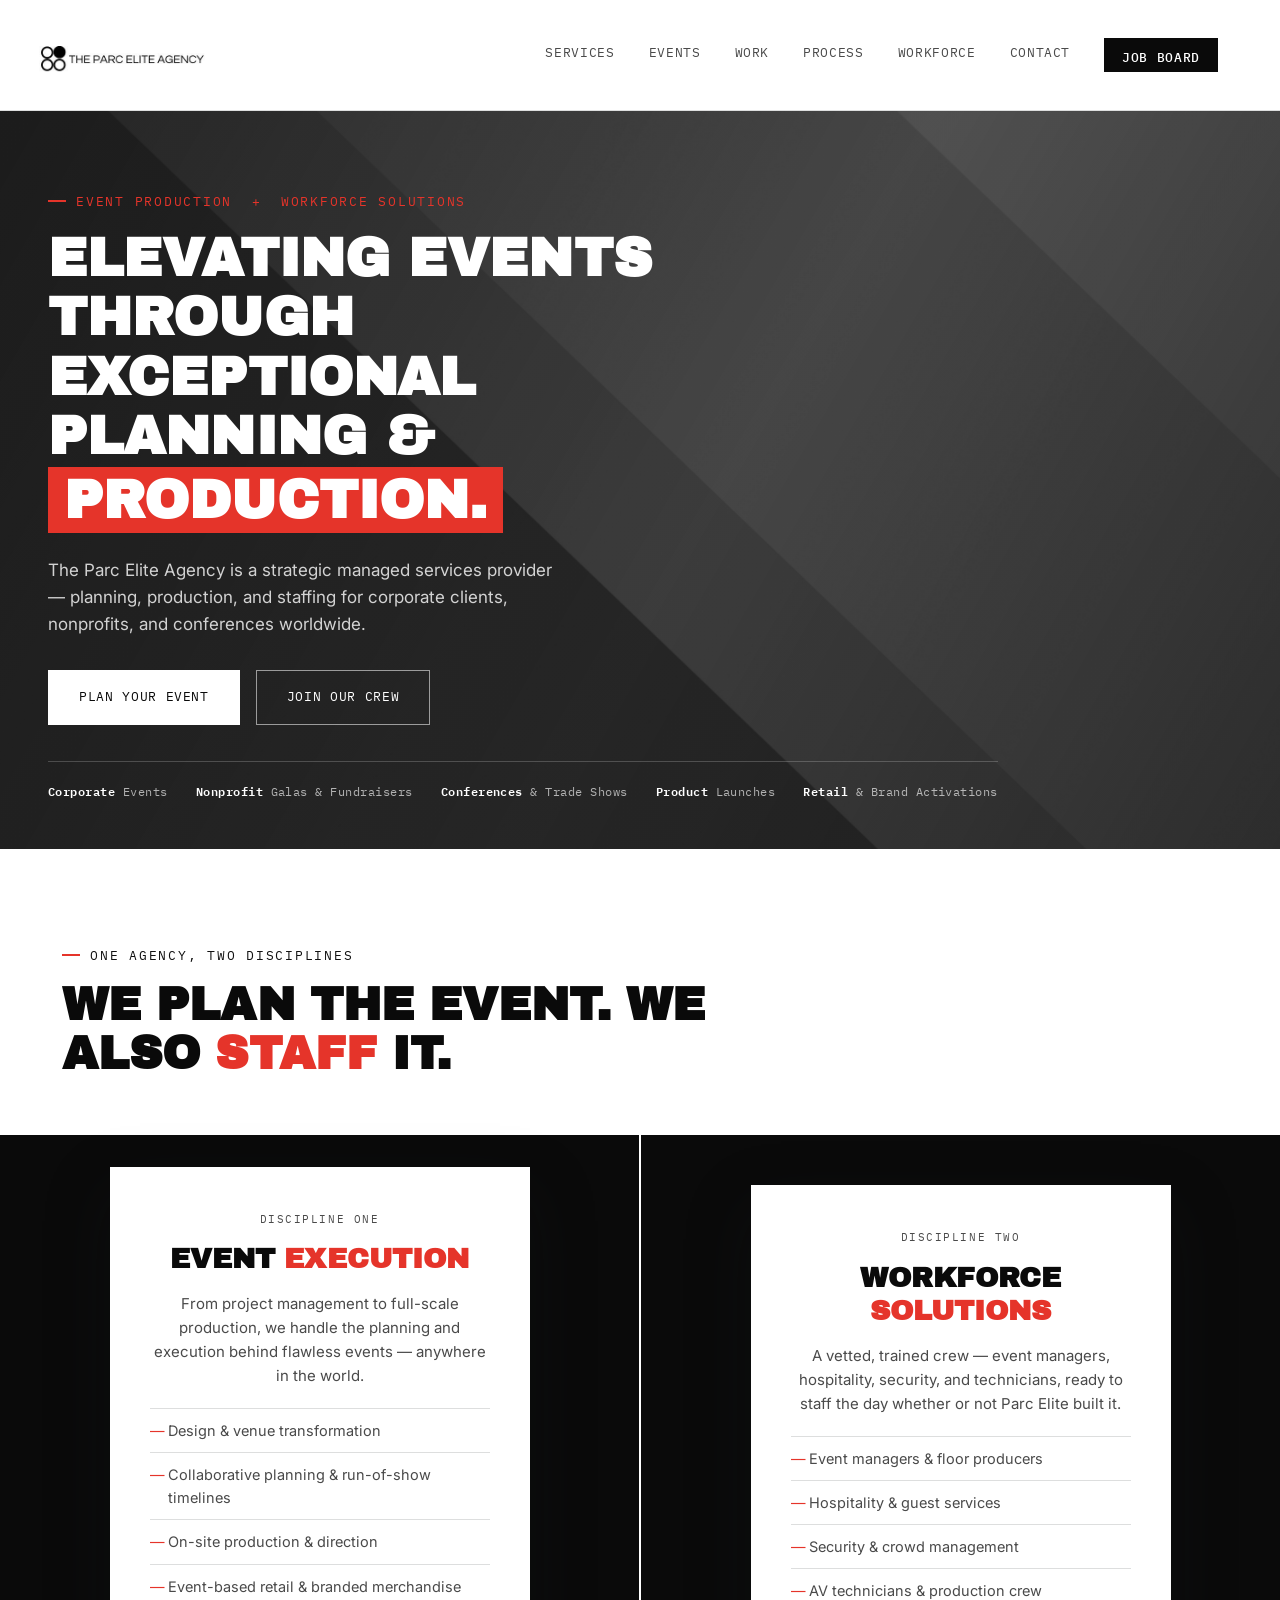
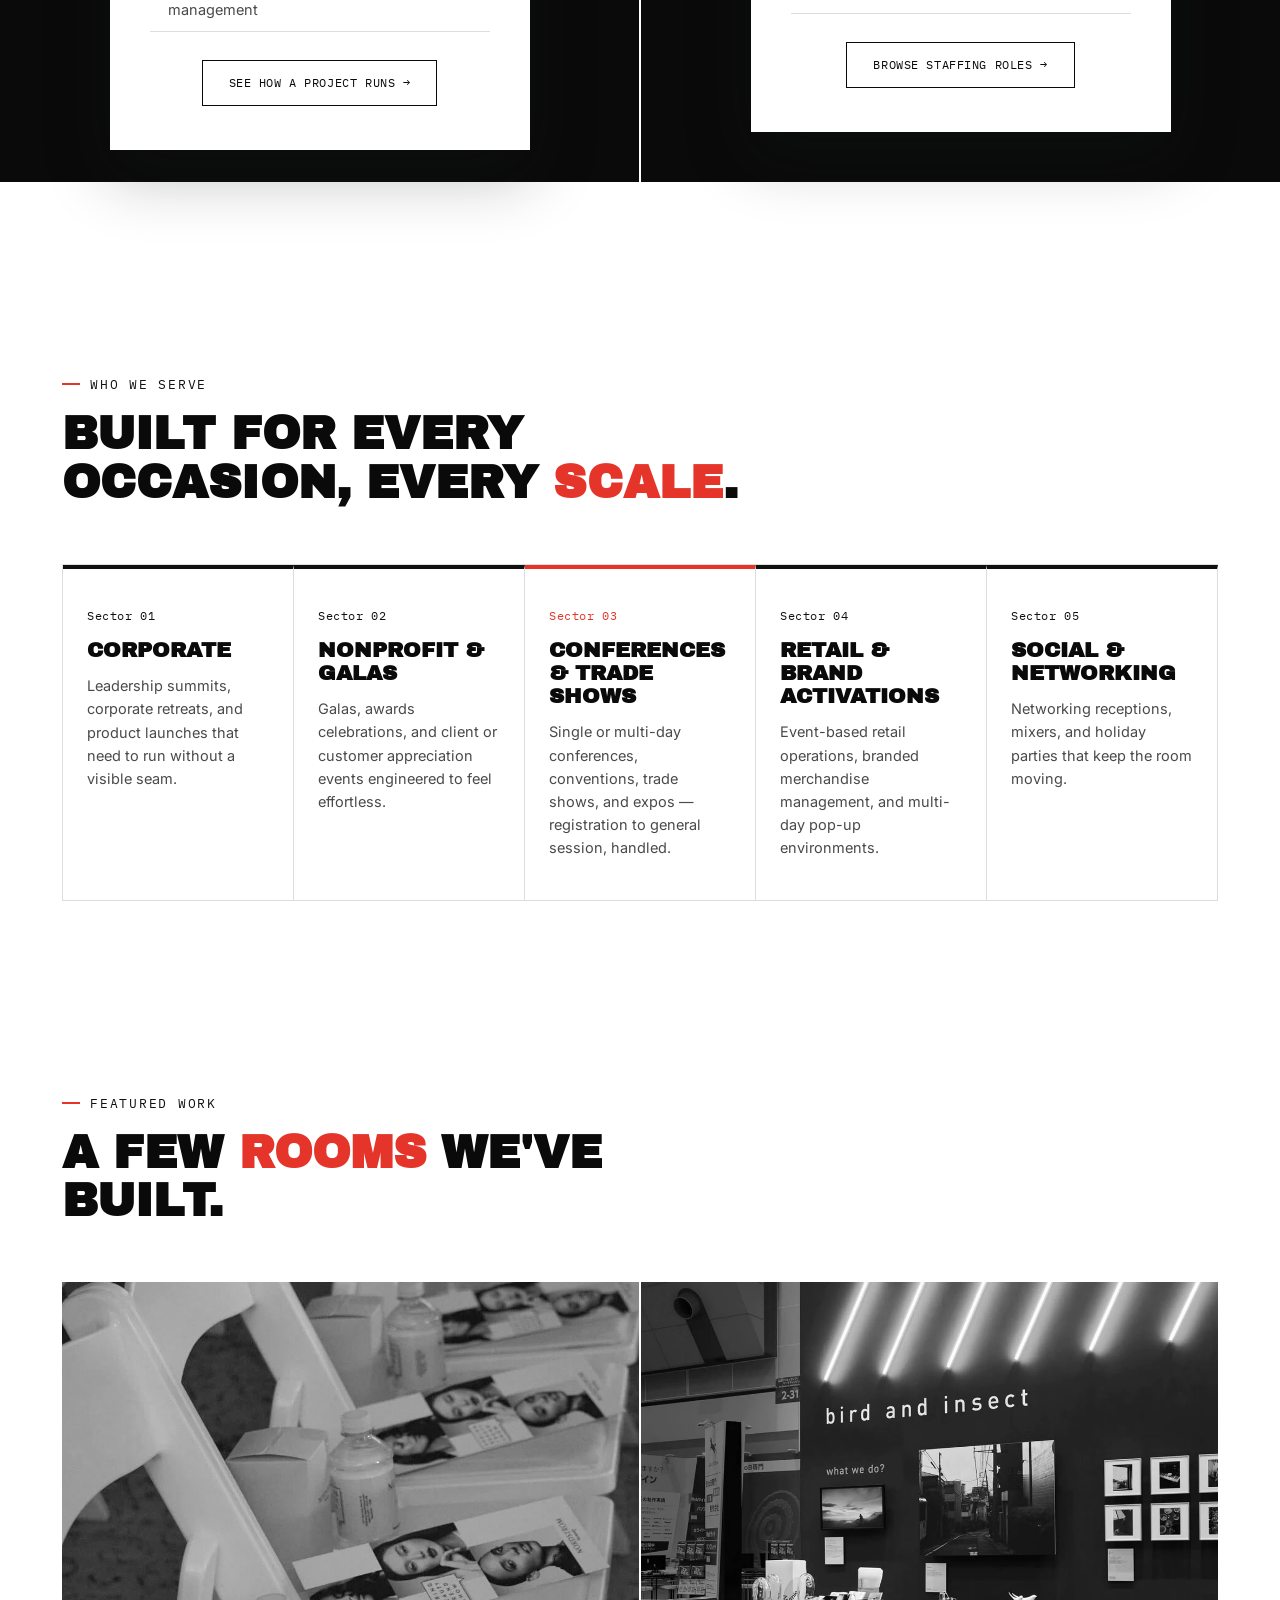
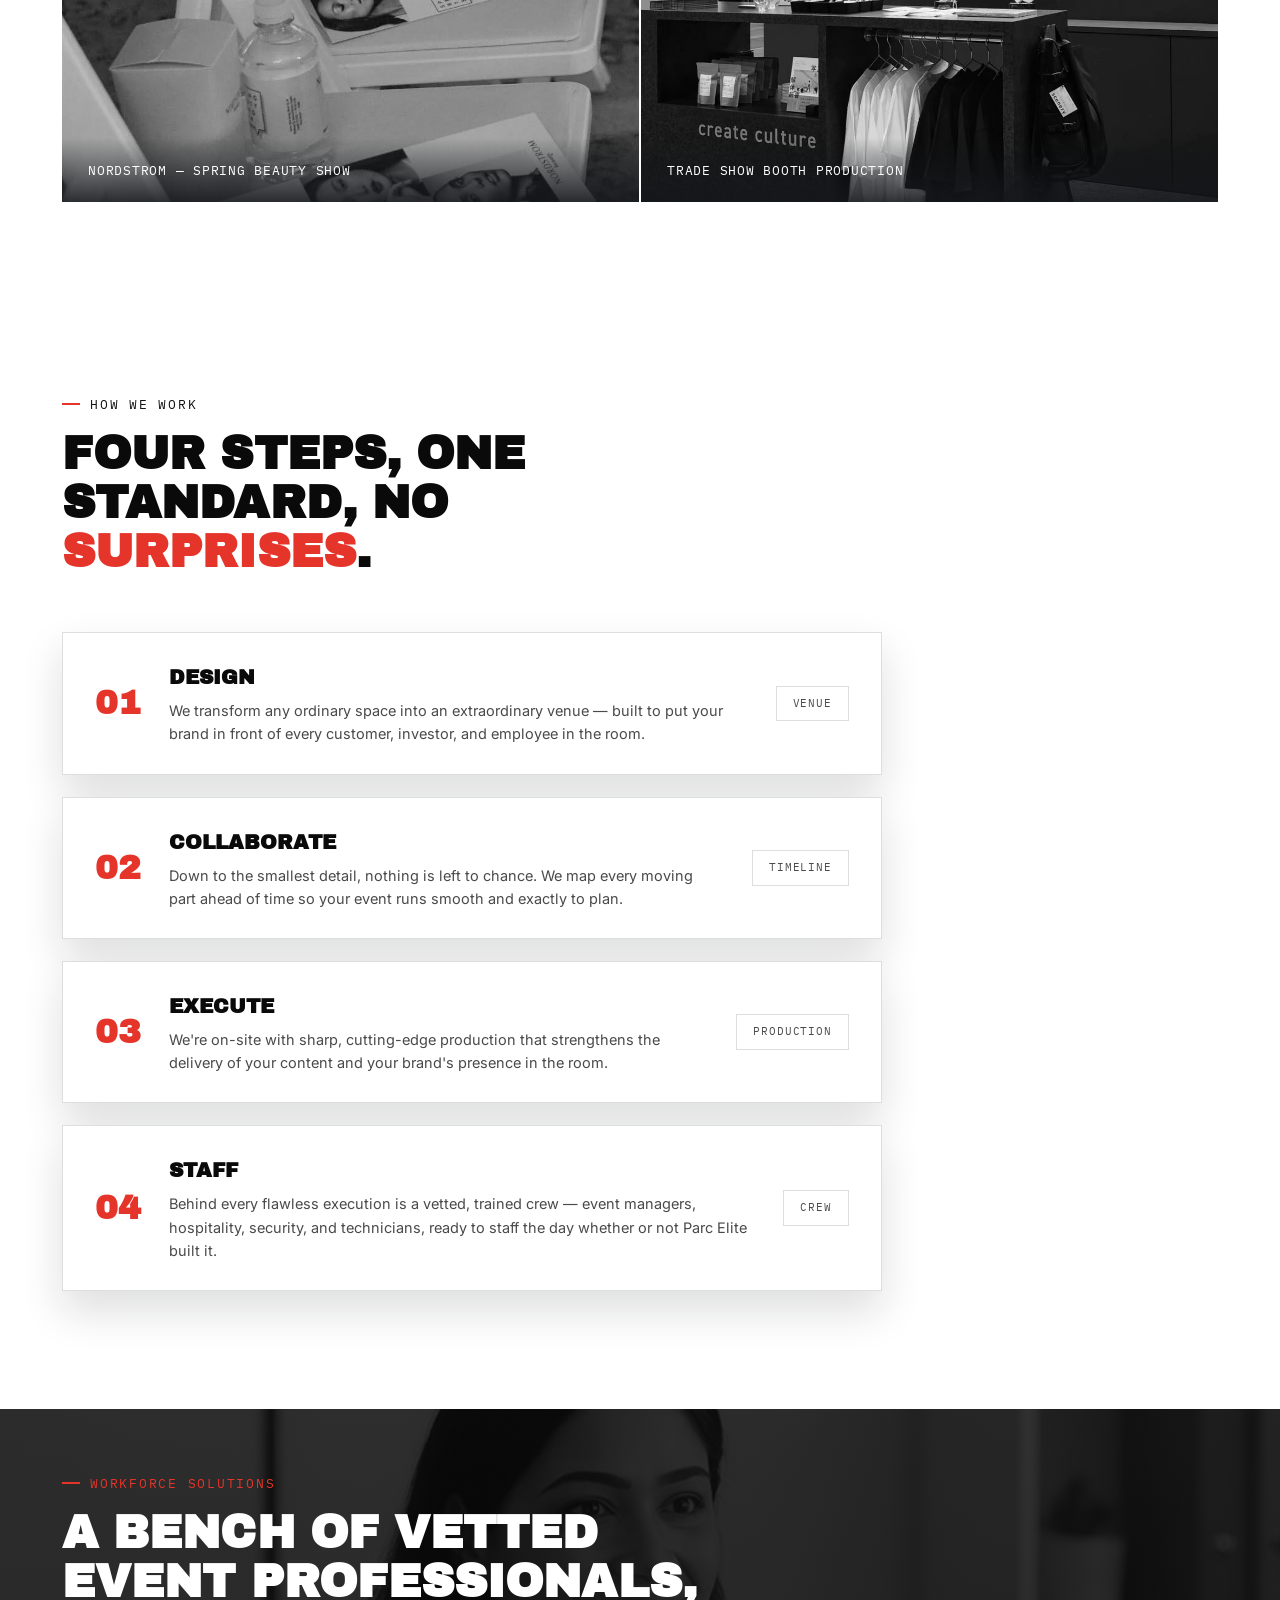
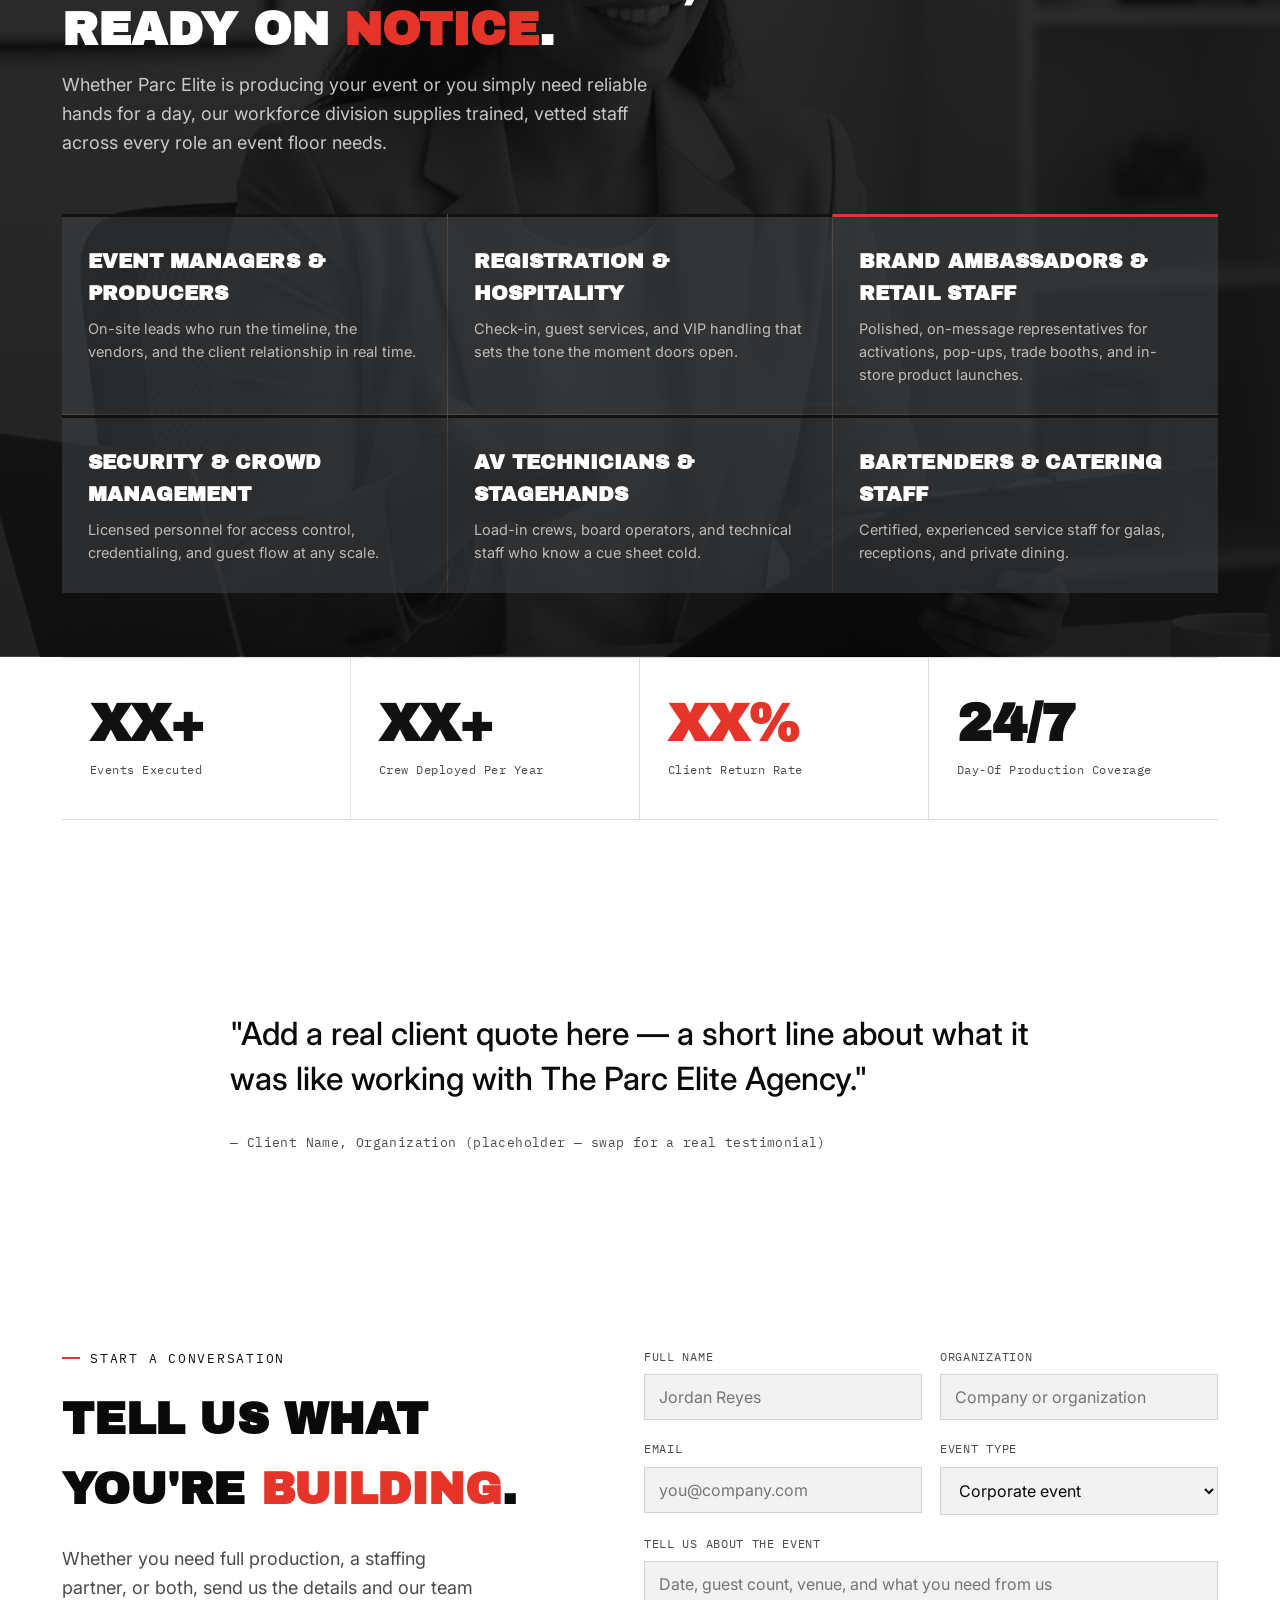
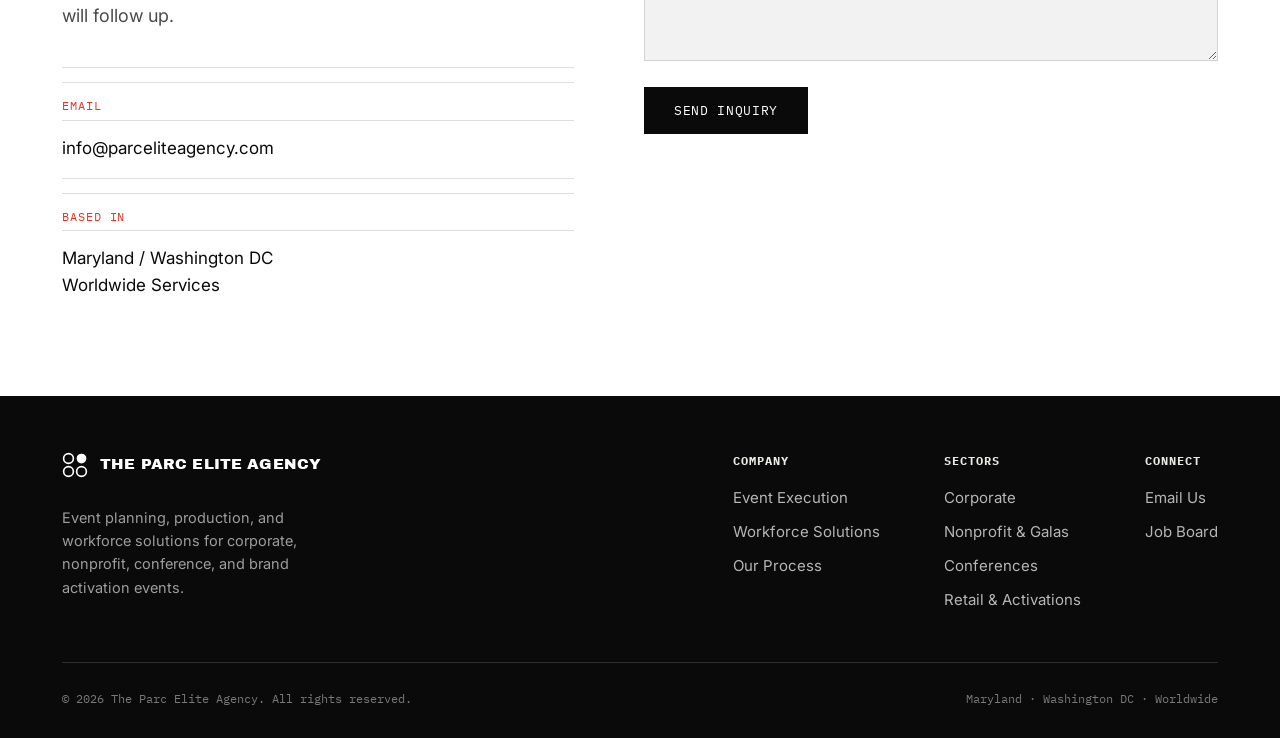
<file: index.html>
<!DOCTYPE html>
<html lang="en">
<head>
<meta charset="UTF-8">
<meta name="viewport" content="width=device-width, initial-scale=1.0">
<title>The Parc Elite Agency — Planning, Production &amp; Workforce Solutions</title>
<meta name="description" content="The Parc Elite Agency plans and executes corporate, nonprofit, conference, and brand activation events — and staffs the crews that run them. Based in Maryland/Washington DC, serving clients worldwide.">
<link rel="preconnect" href="https://fonts.googleapis.com">
<link rel="preconnect" href="https://fonts.gstatic.com" crossorigin>
<link href="https://fonts.googleapis.com/css2?family=Archivo+Black&family=Inter:wght@400;500;600&family=IBM+Plex+Mono:wght@400;500;600&display=swap" rel="stylesheet">
<link rel="stylesheet" href="styles.css">
</head>
<body>

<header>
  <div class="nav">
    <a class="logo" href="#top">
      <img class="logo-img" src="images/logo.jpeg" alt="The Parc Elite Agency">
    </a>
    <nav class="links">
      <a href="#services">Services</a>
      <a href="#events">Events</a>
      <a href="#work">Work</a>
      <a href="#process">Process</a>
      <a href="#workforce">Workforce</a>
      <a href="#contact">Contact</a>
      <a href="job-board.html" class="nav-cta">Job Board</a>
    </nav>
    <button class="menu-toggle" aria-label="Open menu"><span></span></button>
  </div>
</header>

<main id="top">

  <!-- HERO -->
  <section class="hero">
    <div class="wrap">
      <div class="hero-inner">
        <div class="eyebrow">Event Production &nbsp;+&nbsp; Workforce Solutions</div>
        <h1>Elevating events through<br>exceptional planning &amp;<br><em>production.</em></h1>
        <p class="hero-sub">The Parc Elite Agency is a strategic managed services provider — planning, production, and staffing for corporate clients, nonprofits, and conferences worldwide.</p>
        <div class="hero-actions">
          <a href="#contact" class="btn btn-solid">Plan Your Event</a>
          <a href="job-board.html" class="btn btn-line">Join Our Crew</a>
        </div>
      </div>
    </div>

    <div class="wrap">
      <div class="hero-served">
        <span><b>Corporate</b> Events</span>
        <span><b>Nonprofit</b> Galas &amp; Fundraisers</span>
        <span><b>Conferences</b> &amp; Trade Shows</span>
        <span><b>Product</b> Launches</span>
        <span><b>Retail</b> &amp; Brand Activations</span>
      </div>
    </div>
  </section>

  <!-- TWO SIDES -->
  <section id="services">
    <div class="wrap">
      <div class="section-head reveal">
        <div class="eyebrow">One Agency, Two Disciplines</div>
        <h2>We plan the event. We also <em>staff</em> it.</h2>
      </div>
    </div>
    <div class="photo-cards reveal">
      <div class="photo-card-wrap">
        <div class="photo-card">
          <div class="tag">Discipline One</div>
          <h3>Event <em>Execution</em></h3>
          <p>From project management to full-scale production, we handle the planning and execution behind flawless events — anywhere in the world.</p>
          <ul>
            <li>Design &amp; venue transformation</li>
            <li>Collaborative planning &amp; run-of-show timelines</li>
            <li>On-site production &amp; direction</li>
            <li>Event-based retail &amp; branded merchandise management</li>
          </ul>
          <a class="pill-btn" href="#process">See How A Project Runs →</a>
        </div>
      </div>
      <div class="photo-card-wrap">
        <div class="photo-card">
          <div class="tag">Discipline Two</div>
          <h3>Workforce <em>Solutions</em></h3>
          <p>A vetted, trained crew — event managers, hospitality, security, and technicians, ready to staff the day whether or not Parc Elite built it.</p>
          <ul>
            <li>Event managers &amp; floor producers</li>
            <li>Hospitality &amp; guest services</li>
            <li>Security &amp; crowd management</li>
            <li>AV technicians &amp; production crew</li>
          </ul>
          <a class="pill-btn" href="#workforce">Browse Staffing Roles →</a>
        </div>
      </div>
    </div>
  </section>

  <!-- WHO WE SERVE -->
  <section id="events">
    <div class="wrap">
      <div class="section-head reveal">
        <div class="eyebrow">Who We Serve</div>
        <h2>Built for every occasion, every <em>scale</em>.</h2>
      </div>
    </div>
    <div class="wrap">
      <div class="serve-grid reveal">
        <div class="serve-card c-blue">
          <div class="num">Sector 01</div>
          <h4>Corporate</h4>
          <p>Leadership summits, corporate retreats, and product launches that need to run without a visible seam.</p>
        </div>
        <div class="serve-card c-green">
          <div class="num">Sector 02</div>
          <h4>Nonprofit &amp; Galas</h4>
          <p>Galas, awards celebrations, and client or customer appreciation events engineered to feel effortless.</p>
        </div>
        <div class="serve-card c-gold">
          <div class="num">Sector 03</div>
          <h4>Conferences &amp; Trade Shows</h4>
          <p>Single or multi-day conferences, conventions, trade shows, and expos — registration to general session, handled.</p>
        </div>
        <div class="serve-card c-pink">
          <div class="num">Sector 04</div>
          <h4>Retail &amp; Brand Activations</h4>
          <p>Event-based retail operations, branded merchandise management, and multi-day pop-up environments.</p>
        </div>
        <div class="serve-card c-amber">
          <div class="num">Sector 05</div>
          <h4>Social &amp; Networking</h4>
          <p>Networking receptions, mixers, and holiday parties that keep the room moving.</p>
        </div>
      </div>
    </div>
  </section>

  <!-- FEATURED WORK -->
  <section id="work">
    <div class="wrap">
      <div class="section-head reveal">
        <div class="eyebrow">Featured Work</div>
        <h2>A few <em>rooms</em> we've built.</h2>
      </div>
    </div>
    <div class="wrap">
      <div class="projects-grid reveal">
        <figure class="project-photo">
          <img src="images/nordstrom-event.jpg" alt="Nordstrom Spring Beauty Show guest seating">
          <figcaption>Nordstrom — Spring Beauty Show</figcaption>
        </figure>
        <figure class="project-photo">
          <img src="images/trade-show-booth.jpg" alt="Custom trade show booth production">
          <figcaption>Trade Show Booth Production</figcaption>
        </figure>
      </div>
    </div>
  </section>

  <!-- PROCESS / NOTCHES -->
  <section id="process">
    <div class="wrap">
      <div class="section-head reveal">
        <div class="eyebrow">How We Work</div>
        <h2>Four steps, one standard, no <em>surprises</em>.</h2>
      </div>
      <div class="card-stack reveal">
        <div class="stack-card">
          <span class="stack-num">01</span>
          <div class="stack-body">
            <h4>Design</h4>
            <p>We transform any ordinary space into an extraordinary venue — built to put your brand in front of every customer, investor, and employee in the room.</p>
          </div>
          <span class="stack-tag">Venue</span>
        </div>
        <div class="stack-card">
          <span class="stack-num">02</span>
          <div class="stack-body">
            <h4>Collaborate</h4>
            <p>Down to the smallest detail, nothing is left to chance. We map every moving part ahead of time so your event runs smooth and exactly to plan.</p>
          </div>
          <span class="stack-tag">Timeline</span>
        </div>
        <div class="stack-card">
          <span class="stack-num">03</span>
          <div class="stack-body">
            <h4>Execute</h4>
            <p>We're on-site with sharp, cutting-edge production that strengthens the delivery of your content and your brand's presence in the room.</p>
          </div>
          <span class="stack-tag">Production</span>
        </div>
        <div class="stack-card">
          <span class="stack-num">04</span>
          <div class="stack-body">
            <h4>Staff</h4>
            <p>Behind every flawless execution is a vetted, trained crew — event managers, hospitality, security, and technicians, ready to staff the day whether or not Parc Elite built it.</p>
          </div>
          <span class="stack-tag">Crew</span>
        </div>
      </div>
    </div>
  </section>

  <!-- WORKFORCE / JOB BOARD PANEL -->
  <section id="workforce" class="roles-panel" style="--bg:url('images/workforce-bg.jpg')">
    <div class="wrap">
      <div class="section-head reveal">
        <div class="eyebrow">Workforce Solutions</div>
        <h2>A bench of vetted event professionals, ready on <em>notice</em>.</h2>
        <p style="margin-top:16px; max-width:600px;">Whether Parc Elite is producing your event or you simply need reliable hands for a day, our workforce division supplies trained, vetted staff across every role an event floor needs.</p>
      </div>
      <div class="roles-grid reveal">
        <div class="role-card">
          <h4>Event Managers &amp; Producers</h4>
          <p>On-site leads who run the timeline, the vendors, and the client relationship in real time.</p>
        </div>
        <div class="role-card">
          <h4>Registration &amp; Hospitality</h4>
          <p>Check-in, guest services, and VIP handling that sets the tone the moment doors open.</p>
        </div>
        <div class="role-card">
          <h4>Brand Ambassadors &amp; Retail Staff</h4>
          <p>Polished, on-message representatives for activations, pop-ups, trade booths, and in-store product launches.</p>
        </div>
        <div class="role-card">
          <h4>Security &amp; Crowd Management</h4>
          <p>Licensed personnel for access control, credentialing, and guest flow at any scale.</p>
        </div>
        <div class="role-card">
          <h4>AV Technicians &amp; Stagehands</h4>
          <p>Load-in crews, board operators, and technical staff who know a cue sheet cold.</p>
        </div>
        <div class="role-card">
          <h4>Bartenders &amp; Catering Staff</h4>
          <p>Certified, experienced service staff for galas, receptions, and private dining.</p>
        </div>
      </div>
    </div>
  </section>

  <!-- CAPABILITIES / STATS -->
  <section id="proof" style="padding-top:0;">
    <div class="wrap">
      <!-- Placeholder figures — replace with Parc Elite's real numbers when available -->
      <div class="stats reveal">
        <div class="stat">
          <div class="figure">XX+</div>
          <div class="label">Events Executed</div>
        </div>
        <div class="stat">
          <div class="figure">XX+</div>
          <div class="label">Crew Deployed Per Year</div>
        </div>
        <div class="stat">
          <div class="figure">XX%</div>
          <div class="label">Client Return Rate</div>
        </div>
        <div class="stat">
          <div class="figure">24/7</div>
          <div class="label">Day-Of Production Coverage</div>
        </div>
      </div>
    </div>
  </section>

  <!-- TESTIMONIAL -->
  <section>
    <div class="wrap">
      <div class="testimonial reveal">
        <blockquote>"Add a real client quote here — a short line about what it was like working with The Parc Elite Agency."</blockquote>
        <cite>— Client Name, Organization (placeholder — swap for a real testimonial)</cite>
      </div>
    </div>
  </section>

  <!-- CONTACT -->
  <section id="contact">
    <div class="wrap contact-wrap">
      <div class="contact-info reveal">
        <div class="eyebrow">Start a Conversation</div>
        <h2>Tell us what you're <em>building</em>.</h2>
        <p>Whether you need full production, a staffing partner, or both, send us the details and our team will follow up.</p>
        <div class="contact-detail">
          <div>
            <div class="label">Email</div>
            <div class="value">info@parceliteagency.com</div>
          </div>
          <div>
            <div class="label">Based In</div>
            <div class="value">Maryland / Washington DC<br>Worldwide Services</div>
          </div>
        </div>
      </div>
      <form class="reveal" id="contactForm">
        <div class="row2">
          <div class="field">
            <label for="name">Full name</label>
            <input id="name" name="name" type="text" required placeholder="Jordan Reyes">
          </div>
          <div class="field">
            <label for="org">Organization</label>
            <input id="org" name="org" type="text" placeholder="Company or organization">
          </div>
        </div>
        <div class="row2">
          <div class="field">
            <label for="email">Email</label>
            <input id="email" name="email" type="email" required placeholder="you@company.com">
          </div>
          <div class="field">
            <label for="type">Event type</label>
            <select id="type" name="type">
              <option>Corporate event</option>
              <option>Nonprofit / gala</option>
              <option>Conference / trade show</option>
              <option>Retail / brand activation</option>
              <option>Social / holiday event</option>
              <option>Workforce staffing only</option>
            </select>
          </div>
        </div>
        <div class="field">
          <label for="message">Tell us about the event</label>
          <textarea id="message" name="message" placeholder="Date, guest count, venue, and what you need from us"></textarea>
        </div>
        <button class="submit-btn" type="submit">Send Inquiry</button>
        <div class="form-note" id="formNote">Thanks — a member of our team will be in touch soon.</div>
      </form>
    </div>
  </section>

</main>

<footer>
  <div class="wrap">
    <div class="foot-top">
      <div class="foot-brand">
        <a class="logo" href="#top" style="margin-bottom:14px; display:inline-flex;">
          <svg class="logo-mark" viewBox="0 0 32 32" width="26" height="26" aria-hidden="true">
        <circle cx="8" cy="8" r="6" fill="none" stroke="currentColor" stroke-width="2"/>
        <circle cx="24" cy="8" r="6" fill="currentColor"/>
        <circle cx="8" cy="24" r="6" fill="none" stroke="currentColor" stroke-width="2"/>
        <circle cx="24" cy="24" r="6" fill="none" stroke="currentColor" stroke-width="2"/>
      </svg>
      <span class="logo-text">THE PARC ELITE AGENCY</span>
        </a>
        <p style="max-width:280px; font-size:14.5px; color:rgba(255,255,255,0.6);">Event planning, production, and workforce solutions for corporate, nonprofit, conference, and brand activation events.</p>
      </div>
      <div class="foot-cols">
        <div class="foot-col">
          <h5>Company</h5>
          <a href="#services">Event Execution</a>
          <a href="#workforce">Workforce Solutions</a>
          <a href="#process">Our Process</a>
        </div>
        <div class="foot-col">
          <h5>Sectors</h5>
          <a href="#events">Corporate</a>
          <a href="#events">Nonprofit &amp; Galas</a>
          <a href="#events">Conferences</a>
          <a href="#events">Retail &amp; Activations</a>
        </div>
        <div class="foot-col">
          <h5>Connect</h5>
          <a href="mailto:info@parceliteagency.com">Email Us</a>
          <a href="job-board.html">Job Board</a>
        </div>
      </div>
    </div>
    <div class="foot-bottom">
      <div>© 2026 The Parc Elite Agency. All rights reserved.</div>
      <div>Maryland · Washington DC · Worldwide</div>
    </div>
  </div>
</footer>

<script src="script.js"></script>
</body>
</html>
</file>
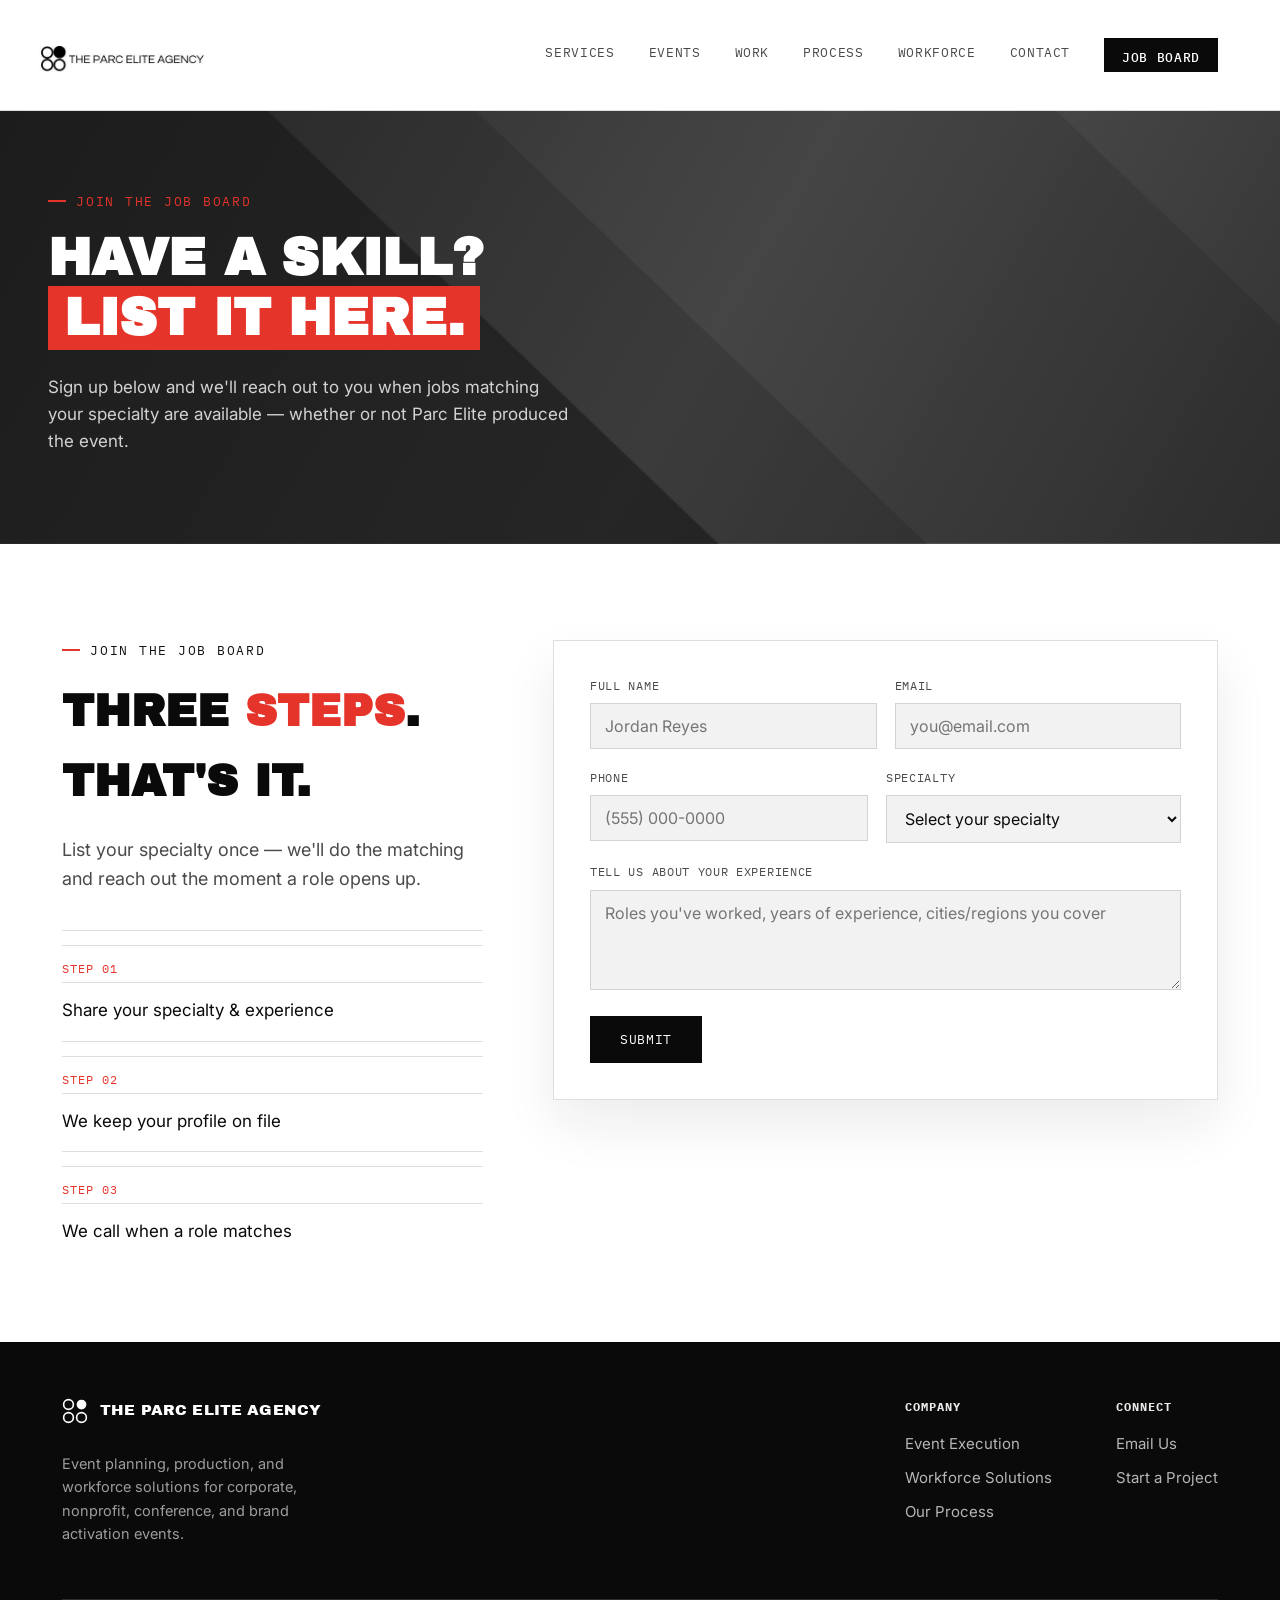
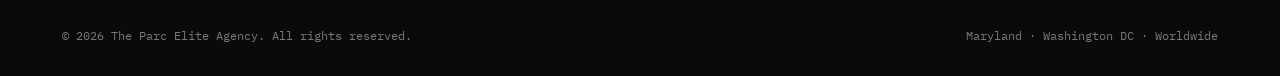
<file: job-board.html>
<!DOCTYPE html>
<html lang="en">
<head>
<meta charset="UTF-8">
<meta name="viewport" content="width=device-width, initial-scale=1.0">
<title>Job Board — The Parc Elite Agency</title>
<meta name="description" content="Have a skill? List your specialty with The Parc Elite Agency and we'll reach out when jobs are available.">
<link rel="preconnect" href="https://fonts.googleapis.com">
<link rel="preconnect" href="https://fonts.gstatic.com" crossorigin>
<link href="https://fonts.googleapis.com/css2?family=Archivo+Black&family=Inter:wght@400;500;600&family=IBM+Plex+Mono:wght@400;500;600&display=swap" rel="stylesheet">
<link rel="stylesheet" href="styles.css">
</head>
<body>

<header>
  <div class="nav">
    <a class="logo" href="index.html#top">
      <img class="logo-img" src="images/logo.jpeg" alt="The Parc Elite Agency">
    </a>
    <nav class="links">
      <a href="index.html#services">Services</a>
      <a href="index.html#events">Events</a>
      <a href="index.html#work">Work</a>
      <a href="index.html#process">Process</a>
      <a href="index.html#workforce">Workforce</a>
      <a href="index.html#contact">Contact</a>
      <a href="job-board.html" class="nav-cta">Job Board</a>
    </nav>
    <button class="menu-toggle" aria-label="Open menu"><span></span></button>
  </div>
</header>

<main>
  <section class="hero" style="min-height:380px; padding-bottom:56px;">
    <div class="wrap">
      <div class="hero-inner">
        <div class="eyebrow">Join The Job Board</div>
        <h1 style="font-size:clamp(32px,5.6vw,52px);">Have a skill?<br><em>List it here.</em></h1>
        <p class="hero-sub">Sign up below and we'll reach out to you when jobs matching your specialty are available — whether or not Parc Elite produced the event.</p>
      </div>
    </div>
  </section>

  <section>
    <div class="wrap contact-wrap">
      <div class="contact-info reveal">
        <div class="eyebrow">Join The Job Board</div>
        <h2>Three <em>steps</em>. That's it.</h2>
        <p>List your specialty once — we'll do the matching and reach out the moment a role opens up.</p>
        <div class="contact-detail">
          <div>
            <div class="label">Step 01</div>
            <div class="value">Share your specialty &amp; experience</div>
          </div>
          <div>
            <div class="label">Step 02</div>
            <div class="value">We keep your profile on file</div>
          </div>
          <div>
            <div class="label">Step 03</div>
            <div class="value">We call when a role matches</div>
          </div>
        </div>
      </div>

      <form class="reveal job-form-card" id="jobForm">
        <div class="row2">
          <div class="field">
            <label for="fullName">Full name</label>
            <input id="fullName" name="fullName" type="text" required placeholder="Jordan Reyes">
          </div>
          <div class="field">
            <label for="email">Email</label>
            <input id="email" name="email" type="email" required placeholder="you@email.com">
          </div>
        </div>
        <div class="row2">
          <div class="field">
            <label for="phone">Phone</label>
            <input id="phone" name="phone" type="tel" placeholder="(555) 000-0000">
          </div>
          <div class="field">
            <label for="specialty">Specialty</label>
            <select id="specialty" name="specialty" required>
              <option value="" disabled selected>Select your specialty</option>
              <option>Event Manager / Producer</option>
              <option>Hospitality Staff</option>
              <option>Security &amp; Crowd Management</option>
              <option>AV Technician / Production Crew</option>
              <option>Registration / Check-in Staff</option>
              <option>Brand Ambassador</option>
              <option>Other</option>
            </select>
          </div>
        </div>
        <div class="field">
          <label for="experience">Tell us about your experience</label>
          <textarea id="experience" name="experience" placeholder="Roles you've worked, years of experience, cities/regions you cover"></textarea>
        </div>
        <button class="submit-btn" type="submit">Submit</button>
        <div class="form-note" id="jobFormNote">Thanks — you're on the list. We'll reach out when a job matches your specialty.</div>
      </form>
    </div>
  </section>
</main>

<footer>
  <div class="wrap">
    <div class="foot-top">
      <div class="foot-brand">
        <a class="logo" href="index.html#top" style="margin-bottom:14px; display:inline-flex;">
          <svg class="logo-mark" viewBox="0 0 32 32" width="26" height="26" aria-hidden="true">
        <circle cx="8" cy="8" r="6" fill="none" stroke="currentColor" stroke-width="2"/>
        <circle cx="24" cy="8" r="6" fill="currentColor"/>
        <circle cx="8" cy="24" r="6" fill="none" stroke="currentColor" stroke-width="2"/>
        <circle cx="24" cy="24" r="6" fill="none" stroke="currentColor" stroke-width="2"/>
      </svg>
      <span class="logo-text">THE PARC ELITE AGENCY</span>
        </a>
        <p style="max-width:280px; font-size:14.5px; color:rgba(255,255,255,0.6);">Event planning, production, and workforce solutions for corporate, nonprofit, conference, and brand activation events.</p>
      </div>
      <div class="foot-cols">
        <div class="foot-col">
          <h5>Company</h5>
          <a href="index.html#services">Event Execution</a>
          <a href="index.html#workforce">Workforce Solutions</a>
          <a href="index.html#process">Our Process</a>
        </div>
        <div class="foot-col">
          <h5>Connect</h5>
          <a href="mailto:info@parceliteagency.com">Email Us</a>
          <a href="index.html#contact">Start a Project</a>
        </div>
      </div>
    </div>
    <div class="foot-bottom">
      <div>© 2026 The Parc Elite Agency. All rights reserved.</div>
      <div>Maryland · Washington DC · Worldwide</div>
    </div>
  </div>
</footer>

<script src="script.js"></script>
</body>
</html>
</file>
<file: styles.css>
:root{
  --ink:#0a0a0a;
  --ink-soft:#4a4a4a;
  --paper:#ffffff;
  --paper-dim:#f2f2f2;
  --brass:#4a4a4a;
  --brass-bright:#e9e9e5;
  --emerald:#111111;
  --emerald-bright:#222222;
  --crimson:#000000;
  --pop-gold:#e5342a;
  --pop-pink:#111111;
  --pop-green:#111111;
  --pop-blue:#111111;
  --pop-amber:#111111;
  --line: rgba(20,23,27,0.14);
  --line-soft: rgba(20,23,27,0.08);
  --display: "Archivo Black", sans-serif;
  --body: "Inter", sans-serif;
  --mono: "IBM Plex Mono", monospace;
}

*{box-sizing:border-box;}
html{scroll-behavior:smooth;}
body{
  margin:0;
  background:var(--paper);
  color:var(--ink);
  font-family:var(--body);
  font-size:18px;
  line-height:1.6;
  -webkit-font-smoothing:antialiased;
}
img{max-width:100%;display:block;}
a{color:inherit;}

::selection{background:var(--pop-gold); color:var(--ink);}

@media (prefers-reduced-motion: reduce){
  *{animation-duration:0.001ms !important; animation-iteration-count:1 !important; transition-duration:0.001ms !important; scroll-behavior:auto !important;}
}

.wrap{
  max-width:1220px;
  margin:0 auto;
  padding:0 32px;
}

.eyebrow{
  font-family:var(--mono);
  font-size:12.5px;
  letter-spacing:0.14em;
  text-transform:uppercase;
  color:var(--emerald);
  display:flex;
  align-items:center;
  gap:10px;
}
.eyebrow::before{
  content:"";
  width:18px;
  height:2px;
  background:var(--pop-gold);
  display:inline-block;
}

h1,h2,h3,h4{
  font-family:var(--display);
  font-weight:700;
  letter-spacing:0.002em;
  text-transform:uppercase;
  margin:0;
  color:var(--ink);
}
h1 em, h2 em, h3 em, h4 em{
  font-style:normal;
  color:var(--pop-gold);
}

/* ---------- NAV ---------- */
header{
  position:sticky;
  top:0;
  z-index:100;
  background:#ffffff;
  border-bottom:1px solid var(--line);
}
.nav{
  display:flex;
  align-items:center;
  justify-content:flex-end;
  min-height:110px;
  padding:14px 32px;
  max-width:1220px;
  margin:0 auto;
}
header .logo{
  position:absolute;
  left:32px;
  top:50%;
  transform:translateY(-50%);
  z-index:5;
}
.logo{
  display:flex;
  align-items:center;
  gap:12px;
  text-decoration:none;
}
.logo-mark{ flex-shrink:0; color:var(--ink); }
.logo-img{ height:90px; width:auto; }
.logo-text{
  font-family:var(--display);
  font-weight:400;
  font-size:15px;
  letter-spacing:0.01em;
  line-height:1;
  color:var(--ink);
}
nav.links{
  display:flex;
  gap:34px;
  align-items:center;
}
nav.links a{
  text-decoration:none;
  font-family:var(--mono);
  font-size:13px;
  letter-spacing:0.05em;
  text-transform:uppercase;
  color:var(--ink-soft);
  position:relative;
  padding-bottom:3px;
}
nav.links a::after{
  content:"";
  position:absolute;
  left:0; bottom:0;
  height:1px; width:0;
  background:var(--pop-gold);
  transition:width .25s ease;
}
nav.links a:hover::after{width:100%;}
nav.links a:hover{color:var(--ink);}
.nav-cta{
  background:var(--ink);
  color:var(--paper) !important;
  padding:10px 18px;
  border-radius:0;
  font-weight:500;
}
.nav-cta::after{display:none;}
.nav-cta:hover{background:var(--emerald); color:var(--paper) !important;}

.menu-toggle{
  display:none;
  background:none;
  border:1px solid var(--line);
  width:40px;height:40px;
  align-items:center;justify-content:center;
  cursor:pointer;
}
.menu-toggle span, .menu-toggle span::before, .menu-toggle span::after{
  content:"";
  display:block;
  width:18px;height:1.5px;
  background:var(--ink);
  position:relative;
}
.menu-toggle span::before{position:absolute; top:-6px;}
.menu-toggle span::after{position:absolute; top:6px;}

/* ---------- HERO ---------- */
.hero{
  position:relative;
  min-height:560px;
  display:flex;
  flex-direction:column;
  justify-content:center;
  padding:80px 0 48px;
  overflow:hidden;
  color:#fff;
}
.hero::before{
  content:"";
  position:absolute;
  inset:0;
  z-index:0;
  background:
    linear-gradient(120deg, rgba(20,23,27,0.88) 0%, rgba(20,23,27,0.68) 55%, rgba(20,23,27,0.85) 100%),
    url('images/hero-banner.jpg');
  background-size:cover;
  background-position:center;
  filter:grayscale(1);
}
.hero > .wrap{ position:relative; z-index:1; }
.hero .eyebrow{ color:var(--pop-gold); }
.hero .eyebrow::before{ background:var(--pop-gold); }
.hero .wrap{ max-width:none; margin-left:0; padding-left:48px; }

.hero-inner{ max-width:680px; }
.hero h1{
  font-size:clamp(32px, 5vw, 54px);
  line-height:1.1;
  color:#fff;
  margin:18px 0 24px;
}
.hero h1 em{
  font-style:normal;
  display:inline-block;
  background:var(--pop-gold);
  color:#fff;
  padding:2px 16px;
  line-height:1.15;
}
.hero-sub{
  font-size:17px;
  color:rgba(255,255,255,0.8);
  max-width:520px;
  margin:0 0 32px;
}
.hero-actions{
  display:flex;
  gap:16px;
  flex-wrap:wrap;
}
.btn{
  display:inline-flex;
  align-items:center;
  gap:10px;
  padding:15px 26px;
  font-family:var(--mono);
  font-size:13px;
  letter-spacing:0.05em;
  text-transform:uppercase;
  text-decoration:none;
  border-radius:0;
  border:1px solid var(--ink);
  transition:all .2s ease;
}
.btn-solid{ background:var(--ink); color:var(--paper); }
.btn-solid:hover{ background:var(--emerald); border-color:var(--emerald); }
.btn-line{ background:transparent; color:var(--ink); }
.btn-line:hover{ background:var(--ink); color:var(--paper); }

.hero .btn{ padding:16px 30px; }
.hero .btn-solid{ background:var(--paper); color:var(--ink); border-color:var(--paper); }
.hero .btn-solid:hover{ background:#dddddd; border-color:#dddddd; }
.hero .btn-line{ background:transparent; color:#fff; border-color:rgba(255,255,255,0.55); }
.hero .btn-line:hover{ background:rgba(255,255,255,0.14); }

.hero-served{
  display:flex;
  flex-wrap:wrap;
  gap:10px 28px;
  border-top:1px solid rgba(255,255,255,0.2);
  margin-top:36px;
  padding-top:20px;
}
.hero-served span{
  font-family:var(--mono);
  font-size:12px;
  color:rgba(255,255,255,0.65);
  letter-spacing:0.04em;
}
.hero-served b{ color:#fff; font-weight:600;}

/* ---------- SECTION SHELL ---------- */
section{ padding:96px 0; position:relative; }
.section-head{
  max-width:680px;
  margin-bottom:56px;
}
.section-head h2{
  font-size:clamp(30px,4vw,46px);
  margin-top:16px;
  line-height:1.06;
}
.rule{
  border:none;
  border-top:1px solid var(--line);
  margin:0;
}

.reveal{
  opacity:0;
  transform:translateY(22px);
  transition:opacity .7s ease, transform .7s ease;
}
.reveal.in{ opacity:1; transform:none; }

/* ---------- TWO SIDES / PHOTO CARDS ---------- */
.photo-cards{
  display:grid;
  grid-template-columns:1fr 1fr;
  gap:2px;
}
.photo-card-wrap{
  position:relative;
  min-height:520px;
  display:flex;
  align-items:center;
  justify-content:center;
  padding:32px;
  background:var(--ink);
}
.photo-card{
  position:relative;
  z-index:1;
  background:var(--paper);
  border-radius:0;
  padding:44px 40px;
  max-width:420px;
  text-align:center;
  box-shadow:0 24px 60px rgba(20,23,27,0.3);
}
.photo-card .tag{
  font-family:var(--mono);
  font-size:11px;
  letter-spacing:0.14em;
  text-transform:uppercase;
  color:var(--ink-soft);
  margin-bottom:14px;
}
.photo-card h3{
  font-family:var(--display);
  font-weight:700;
  font-size:28px;
  line-height:1.2;
  margin-bottom:16px;
}
.photo-card h3 em{
  font-style:normal;
  color:var(--pop-gold);
}
.photo-card p{
  font-size:15px;
  color:var(--ink-soft);
  margin-bottom:20px;
}
.photo-card ul{
  list-style:none;
  margin:0 0 28px;
  padding:0;
  text-align:left;
}
.photo-card li{
  padding:10px 0 10px 18px;
  border-top:1px solid var(--line);
  position:relative;
  font-size:14.5px;
  color:var(--ink-soft);
}
.photo-card ul li:last-child{
  border-bottom:1px solid var(--line);
}
.photo-card li::before{
  content:"—";
  position:absolute;
  left:0;
  color:var(--pop-gold);
}
.pill-btn{
  display:inline-flex;
  align-items:center;
  gap:8px;
  padding:13px 26px;
  border:1px solid var(--ink);
  border-radius:0;
  font-family:var(--mono);
  font-size:11.5px;
  letter-spacing:0.05em;
  text-transform:uppercase;
  text-decoration:none;
  color:var(--ink);
  transition:background .2s ease, color .2s ease;
}
.pill-btn:hover{ background:var(--ink); color:var(--paper); }

/* ---------- SERVE GRID ---------- */
.serve-grid{
  display:grid;
  grid-template-columns:repeat(5,1fr);
  border-top:1px solid var(--line);
  border-left:1px solid var(--line);
}
.serve-card{
  padding:37px 24px 40px;
  border-right:1px solid var(--line);
  border-bottom:1px solid var(--line);
  border-top:4px solid var(--line);
}
.serve-card.c-blue{ border-top-color:var(--pop-blue); }
.serve-card.c-green{ border-top-color:var(--pop-green); }
.serve-card.c-gold{ border-top-color:var(--pop-gold); }
.serve-card.c-pink{ border-top-color:var(--pop-pink); }
.serve-card.c-amber{ border-top-color:var(--pop-amber); }
.serve-card .num{
  font-family:var(--mono);
  font-size:12px;
  color:var(--brass);
  letter-spacing:0.05em;
}
.serve-card.c-blue .num{ color:var(--pop-blue); }
.serve-card.c-green .num{ color:var(--pop-green); }
.serve-card.c-gold .num{ color:var(--pop-gold); }
.serve-card.c-pink .num{ color:var(--pop-pink); }
.serve-card.c-amber .num{ color:var(--pop-amber); }
.serve-card h4{
  font-size:21px;
  margin:14px 0 12px;
  line-height:1.1;
}
.serve-card p{
  font-size:14.5px;
  color:var(--ink-soft);
  margin:0;
}

/* ---------- FEATURED WORK ---------- */
.projects-grid{
  display:grid;
  grid-template-columns:1fr 1fr;
  gap:2px;
}
.project-photo{
  position:relative;
  margin:0;
}
.project-photo img{
  display:block;
  width:100%;
  height:520px;
  object-fit:cover;
  filter:grayscale(1);
}
.project-photo figcaption{
  position:absolute;
  left:0; right:0; bottom:0;
  padding:22px 26px;
  background:linear-gradient(180deg, rgba(20,23,27,0) 0%, rgba(20,23,27,0.85) 100%);
  color:#fff;
  font-family:var(--mono);
  font-size:12.5px;
  letter-spacing:0.06em;
  text-transform:uppercase;
}

/* ---------- CARD STACK / PROCESS (scroll-stacking) ---------- */
.card-stack{
  max-width:820px;
}
.stack-card{
  position:sticky;
  display:flex;
  align-items:center;
  gap:28px;
  background:var(--paper);
  border:1px solid var(--line);
  border-radius:0;
  padding:28px 32px;
  margin-bottom:22px;
  box-shadow:0 20px 40px rgba(20,23,27,0.14);
}
.stack-card:nth-child(1){ top:96px; }
.stack-card:nth-child(2){ top:120px; }
.stack-card:nth-child(3){ top:144px; }
.stack-card:nth-child(4){ top:168px; }
.stack-num{
  flex-shrink:0;
  font-family:var(--display);
  font-weight:800;
  font-size:34px;
  color:var(--pop-gold);
  line-height:1;
}
.stack-body{ flex:1; min-width:0; }
.stack-body h4{
  font-size:20px;
  margin-bottom:6px;
}
.stack-body p{
  color:var(--ink-soft);
  margin:0;
  font-size:14.5px;
}
.stack-tag{
  flex-shrink:0;
  font-family:var(--mono);
  font-size:11px;
  letter-spacing:0.08em;
  text-transform:uppercase;
  color:var(--ink-soft);
  border:1px solid var(--line);
  border-radius:0;
  padding:8px 16px;
}

/* ---------- WORKFORCE / JOB BOARD ROLES ---------- */
.roles-panel{
  position:relative;
  background-color:var(--emerald);
  color:var(--paper);
  padding:64px 0;
}
.roles-panel::before{
  content:"";
  position:absolute;
  inset:0;
  z-index:0;
  background-image:linear-gradient(rgba(10,10,10,0.82),rgba(10,10,10,0.88)), var(--bg);
  background-size:cover;
  background-position:center;
  filter:grayscale(1);
}
.roles-panel > .wrap{ position:relative; z-index:1; }
.roles-panel .section-head h2{ color:var(--paper); }
.roles-panel .eyebrow{ color:var(--pop-gold); }
.roles-panel .eyebrow::before{ background:var(--pop-gold); }
.roles-panel .section-head p{ color:rgba(255,255,255,0.75); }
.roles-grid{
  display:grid;
  grid-template-columns:repeat(3,1fr);
  gap:1px;
  background:rgba(255,255,255,0.18);
}
.role-card{
  background:rgba(20,23,27,0.45);
  padding:28px 26px;
  border-top:3px solid var(--line-soft);
}
.role-card:nth-child(1){ border-top-color:var(--pop-blue); }
.role-card:nth-child(2){ border-top-color:var(--pop-green); }
.role-card:nth-child(3){ border-top-color:var(--pop-gold); }
.role-card:nth-child(4){ border-top-color:var(--pop-pink); }
.role-card:nth-child(5){ border-top-color:var(--pop-blue); }
.role-card:nth-child(6){ border-top-color:var(--pop-green); }
.role-card h4{
  color:var(--paper);
  font-size:20px;
  margin-bottom:8px;
}
.role-card p{
  color:rgba(255,255,255,0.68);
  font-size:14.5px;
  margin:0;
}

/* ---------- CAPABILITIES BAR ---------- */
.stats{
  display:grid;
  grid-template-columns:repeat(4,1fr);
  border-top:1px solid var(--line);
  border-bottom:1px solid var(--line);
}
.stat{
  padding:40px 28px;
  border-right:1px solid var(--line);
  text-align:left;
}
.stat:last-child{ border-right:none; }
.stat .figure{
  font-family:var(--display);
  font-weight:800;
  font-size:52px;
  color:var(--brass);
  line-height:1;
}
.stat:nth-child(1) .figure{ color:var(--pop-blue); }
.stat:nth-child(2) .figure{ color:var(--pop-green); }
.stat:nth-child(3) .figure{ color:var(--pop-gold); }
.stat:nth-child(4) .figure{ color:var(--pop-pink); }
.stat .label{
  font-family:var(--mono);
  font-size:12px;
  color:var(--ink-soft);
  letter-spacing:0.04em;
  margin-top:10px;
}

/* ---------- TESTIMONIAL ---------- */
.testimonial{
  max-width:820px;
  margin:0 auto;
  text-align:left;
}
.testimonial blockquote{
  font-family:var(--body);
  font-weight:500;
  font-size:clamp(22px,2.8vw,32px);
  line-height:1.4;
  margin:0 0 26px;
  color:var(--ink);
}
.testimonial cite{
  font-style:normal;
  font-family:var(--mono);
  font-size:13px;
  color:var(--ink-soft);
  letter-spacing:0.03em;
}

/* ---------- CONTACT ---------- */
.contact-wrap{
  display:grid;
  grid-template-columns:1fr 1fr;
  gap:70px;
  align-items:start;
}
.contact-info h2{
  font-size:clamp(30px,4vw,44px);
  margin:16px 0 20px;
}
.contact-info p{ color:var(--ink-soft); max-width:420px; }
.contact-detail{
  margin-top:36px;
  display:flex;
  flex-direction:column;
  gap:16px;
}
.contact-detail div{
  border-top:1px solid var(--line);
  padding-top:14px;
}
.contact-detail .label{
  font-family:var(--mono);
  font-size:11.5px;
  text-transform:uppercase;
  letter-spacing:0.08em;
  color:var(--pop-gold);
}
.contact-detail .value{ font-size:17px; margin-top:4px; }

form{ display:flex; flex-direction:column; gap:20px; }
.job-form-card{
  background:var(--paper);
  border:1px solid var(--line);
  border-radius:0;
  padding:36px;
  box-shadow:0 24px 50px rgba(20,23,27,0.08);
}
.field{ display:flex; flex-direction:column; gap:8px; }
.field label{
  font-family:var(--mono);
  font-size:11.5px;
  text-transform:uppercase;
  letter-spacing:0.06em;
  color:var(--ink-soft);
}
.field input, .field select, .field textarea{
  font-family:var(--body);
  font-size:16px;
  padding:12px 14px;
  border:1px solid var(--line);
  background:var(--paper-dim);
  border-radius:0;
  color:var(--ink);
}
.field input:focus, .field select:focus, .field textarea:focus{
  outline:2px solid var(--pop-gold);
  outline-offset:1px;
  background:var(--paper);
}
.field textarea{ resize:vertical; min-height:100px; font-family:var(--body); }
.row2{ display:grid; grid-template-columns:1fr 1fr; gap:18px; }
.submit-btn{
  align-self:flex-start;
  margin-top:6px;
  background:var(--ink);
  color:var(--paper);
  border:none;
  padding:15px 30px;
  font-family:var(--mono);
  font-size:13px;
  letter-spacing:0.05em;
  text-transform:uppercase;
  cursor:pointer;
  border-radius:0;
  transition:background .2s ease;
}
.submit-btn:hover{ background:var(--emerald); }
.form-note{
  font-family:var(--mono);
  font-size:12px;
  color:var(--ink-soft);
  display:none;
  margin-top:4px;
}
.form-note.show{ display:block; }

/* ---------- FOOTER ---------- */
footer{
  background:var(--ink);
  color:rgba(255,255,255,0.7);
  padding:56px 0 30px;
}
.foot-top{
  display:flex;
  justify-content:space-between;
  flex-wrap:wrap;
  gap:40px;
  padding-bottom:40px;
  border-bottom:1px solid rgba(255,255,255,0.15);
}
.foot-brand .logo-text{ color:var(--paper); }
.foot-brand .logo-mark{ color:var(--paper); }
.foot-cols{ display:flex; gap:64px; flex-wrap:wrap; }
.foot-col h5{
  font-family:var(--mono);
  font-size:11.5px;
  text-transform:uppercase;
  letter-spacing:0.08em;
  color:var(--brass-bright);
  margin:0 0 16px;
}
.foot-col a{
  display:block;
  text-decoration:none;
  color:rgba(255,255,255,0.7);
  font-size:15px;
  margin-bottom:10px;
}
.foot-col a:hover{ color:var(--paper); }
.foot-bottom{
  display:flex;
  justify-content:space-between;
  flex-wrap:wrap;
  gap:10px;
  padding-top:26px;
  font-family:var(--mono);
  font-size:12px;
  color:rgba(255,255,255,0.45);
}

/* ---------- RESPONSIVE ---------- */
@media (max-width: 900px){
  .photo-cards{ grid-template-columns:1fr; }
  .projects-grid{ grid-template-columns:1fr; }
  .project-photo img{ height:360px; }
  .serve-grid{ grid-template-columns:repeat(2,1fr); }
  .roles-grid{ grid-template-columns:repeat(2,1fr); }
  .stats{ grid-template-columns:repeat(2,1fr); }
  .stat:nth-child(2){ border-right:none; }
  .contact-wrap{ grid-template-columns:1fr; gap:44px; }
}
@media (max-width: 600px){
  .stack-card{
    flex-direction:column;
    align-items:flex-start;
    gap:14px;
  }
}
@media (max-width: 640px){
  .wrap{ padding:0 20px; }
  nav.links{ display:none; }
  .menu-toggle{ display:flex; }
  .serve-grid{ grid-template-columns:1fr; }
  .roles-grid{ grid-template-columns:1fr; }
  .stats{ grid-template-columns:1fr; }
  .stat{ border-right:none; border-bottom:1px solid var(--line); }
  .row2{ grid-template-columns:1fr; }
  section{ padding:64px 0; }
  .hero{ padding:56px 0 64px; }
  .photo-card-wrap{ min-height:400px; padding:24px; }
  .photo-card{ padding:32px 28px; }
  .banner-image{ height:44vh; min-height:260px; padding:28px 24px; }
}
</file>
